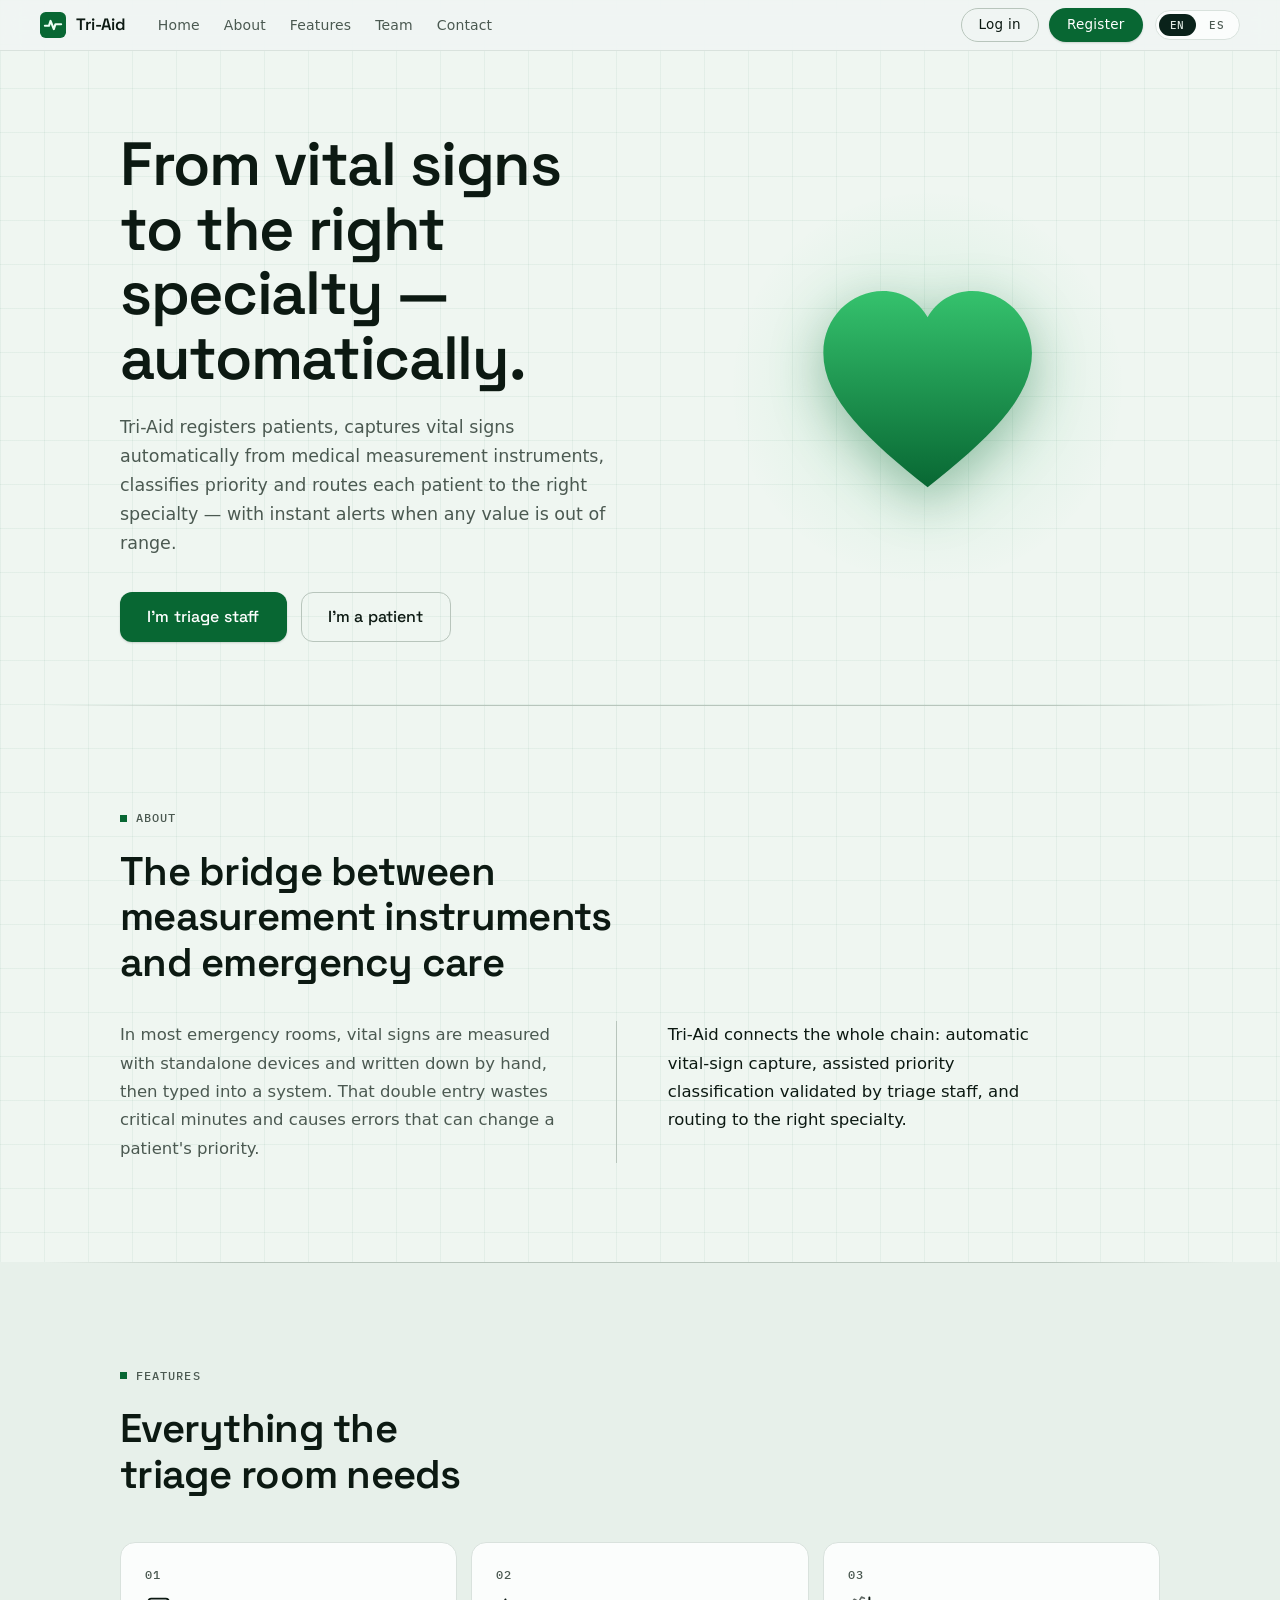
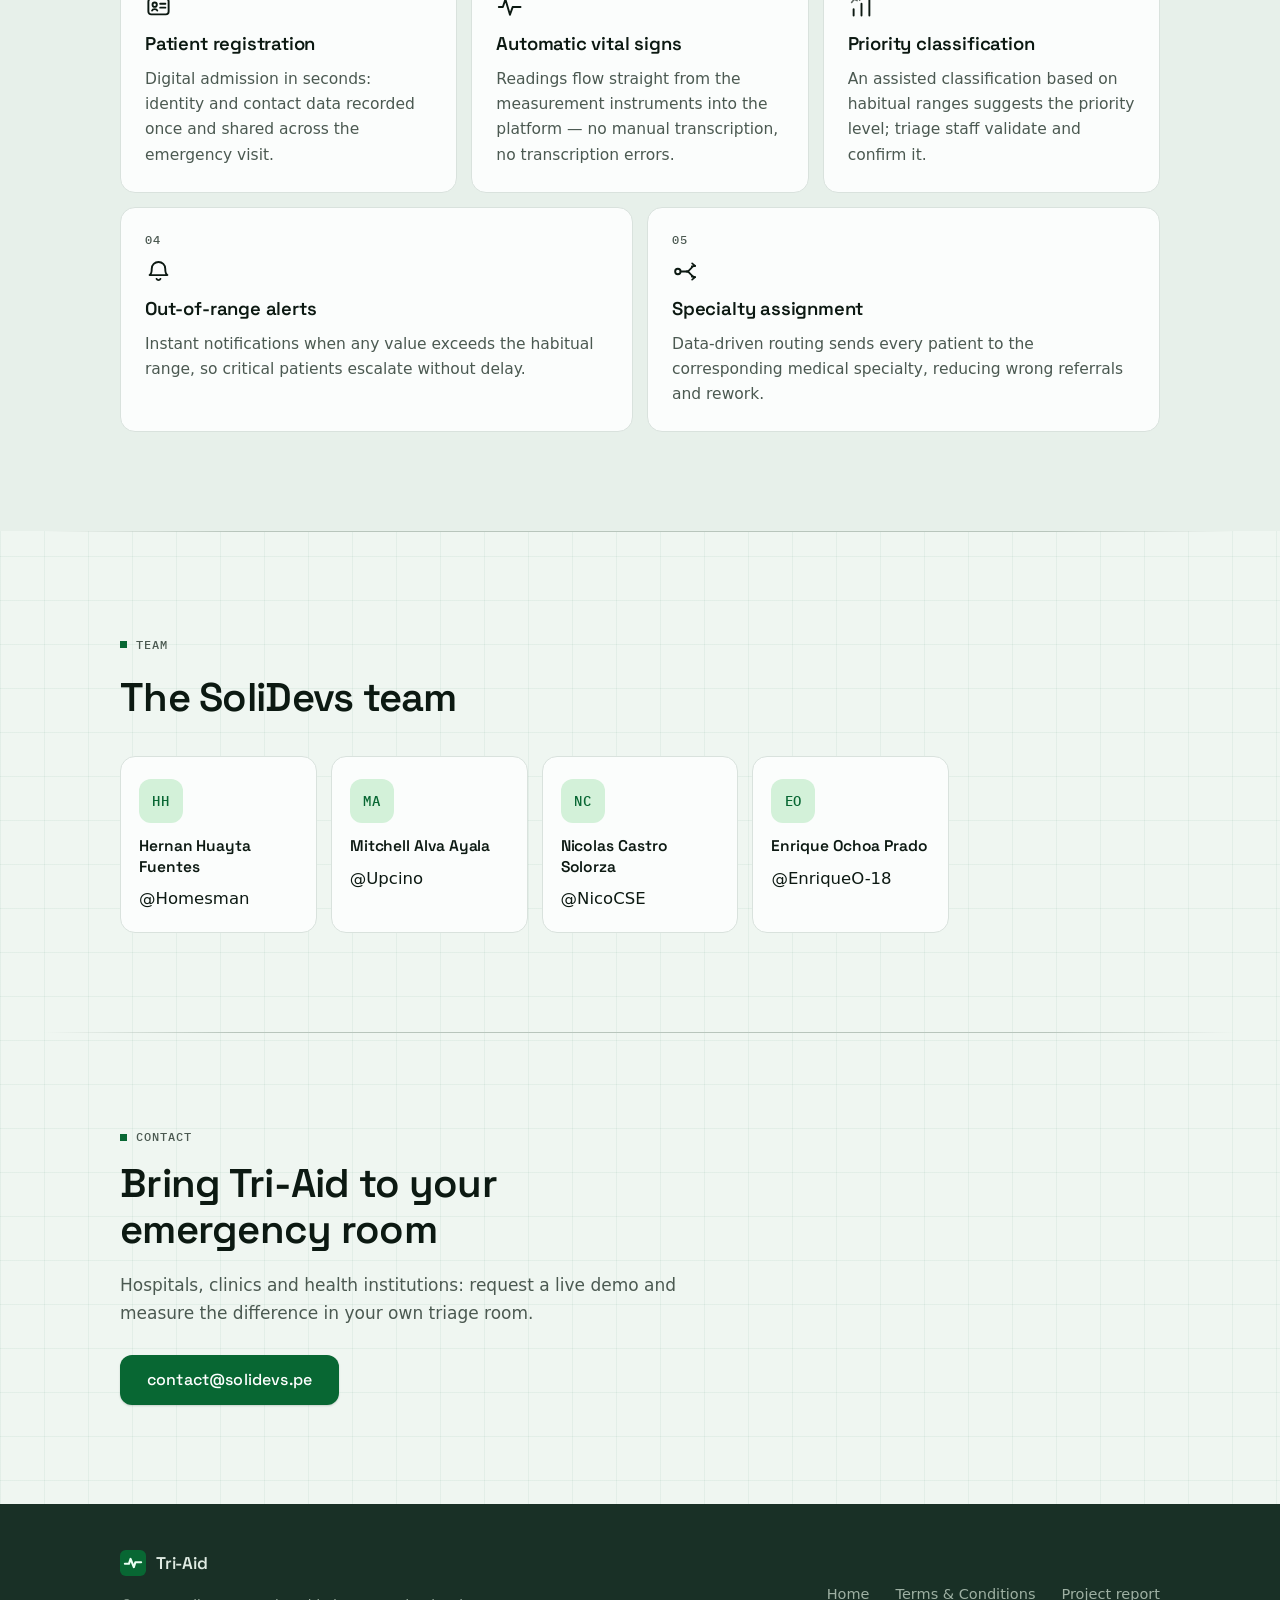
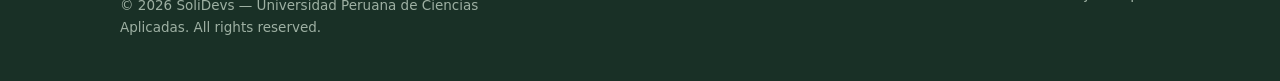
<file: index.html>
<!doctype html>
<html lang="en-US">
<head>
  <meta charset="utf-8" />
  <meta name="viewport" content="width=device-width, initial-scale=1" />
  <title>Tri-Aid — From vital signs to the right specialty</title>
  <meta name="description" content="Tri-Aid registers patients, captures vital signs automatically from medical measurement instruments, classifies priority and routes each patient to the right specialty — with instant alerts when any value is out of range." />
  <link rel="icon" href="data:image/svg+xml,%3Csvg xmlns='http://www.w3.org/2000/svg' viewBox='0 0 32 32'%3E%3Crect width='32' height='32' rx='7' fill='%231d6b4f'/%3E%3Cpath d='M6 17h5l2-6 4 10 2-6h7' stroke='%23eafff3' stroke-width='2.6' fill='none' stroke-linecap='round' stroke-linejoin='round'/%3E%3C/svg%3E" />
  <link rel="preconnect" href="https://fonts.googleapis.com" />
  <link rel="preconnect" href="https://fonts.gstatic.com" crossorigin />
  <link href="https://fonts.googleapis.com/css2?family=Space+Grotesk:wght@500;600;700&family=IBM+Plex+Mono:wght@400;500&display=swap" rel="stylesheet" />
  <link rel="stylesheet" href="css/styles.css" />
</head>
<body id="top">
  <a class="skip-link" href="#main" data-i18n="a11y.skip">Skip to content</a>

  <header class="site-nav" data-od-id="nav">
    <div class="nav-inner">
      <a class="brand" href="#top" data-od-id="brand" aria-label="Tri-Aid — home">
        <svg class="brand-mark" viewBox="0 0 32 32" aria-hidden="true" focusable="false">
          <rect width="32" height="32" rx="7" class="brand-bg"></rect>
          <path d="M6 17h5l2-6 4 10 2-6h7" class="brand-pulse"></path>
        </svg>
        <span class="brand-name">Tri-Aid</span>
      </a>

      <nav class="nav-links" aria-label="Primary" data-od-id="nav-primary">
        <a href="#top" data-i18n="nav.home">Home</a>
        <a href="#about" data-i18n="nav.about">About</a>
        <a href="#features" data-i18n="nav.features">Features</a>
        <a href="#team" data-i18n="nav.team">Team</a>
        <a href="#contact" data-i18n="nav.contact">Contact</a>
      </nav>

      <div class="nav-actions">
        <div class="nav-auth">
          <a class="btn-nav btn-login" href="#contact" data-i18n="auth.login">Log in</a>
          <a class="btn-nav btn-register" href="#contact" data-i18n="auth.register">Register</a>
        </div>
        <div class="lang-toggle" role="group" aria-label="Language / Idioma">
          <button type="button" class="lang-btn" data-lang-btn="en" aria-pressed="true">EN</button>
          <button type="button" class="lang-btn" data-lang-btn="es" aria-pressed="false">ES</button>
        </div>
        <button type="button" class="nav-burger" aria-expanded="false" aria-controls="mobile-panel" data-i18n-aria="nav.menu" aria-label="Open menu">
          <span class="burger-box" aria-hidden="true"></span>
        </button>
      </div>
    </div>

    <div id="mobile-panel" class="mobile-panel">
      <nav class="mobile-links" aria-label="Mobile">
        <a href="#top" data-i18n="nav.home">Home</a>
        <a href="#about" data-i18n="nav.about">About</a>
        <a href="#features" data-i18n="nav.features">Features</a>
        <a href="#team" data-i18n="nav.team">Team</a>
        <a href="#contact" data-i18n="nav.contact">Contact</a>
        <div class="mobile-auth">
          <a class="mobile-login" href="#contact" data-i18n="auth.login">Log in</a>
          <a class="mobile-register" href="#contact" data-i18n="auth.register">Register</a>
        </div>
      </nav>
    </div>
  </header>

  <main id="main">

    <!-- ================= HERO ================= -->
    <section class="hero" id="hero" data-od-id="hero">
      <div class="container hero-grid">
        <div class="hero-copy">
          <h1 class="hero-title" data-i18n="hero.h1" data-od-id="hero-title">From vital signs to the right specialty — automatically.</h1>
          <p class="hero-text" data-i18n="hero.text">Tri-Aid registers patients, captures vital signs automatically from medical measurement instruments, classifies priority and routes each patient to the right specialty — with instant alerts when any value is out of range.</p>
          <div class="hero-ctas">
            <a class="btn btn-primary" href="#contact" data-i18n="hero.ctaStaff" data-od-id="hero-cta-staff">I'm triage staff</a>
            <a class="btn btn-ghost" href="#features" data-i18n="hero.ctaPatient" data-od-id="hero-cta-patient">I'm a patient</a>
          </div>
        </div>

                <aside class="heartbeat" aria-hidden="true" data-od-id="hero-heartbeat">
          <div class="heart-wrap">
            <span class="heart-glow"></span>
            <span class="heart-ring ring-a"></span>
            <span class="heart-ring ring-b"></span>
            <svg class="heart-shape" viewBox="0 0 32 30" focusable="false">
              <defs>
                <linearGradient id="heart-grad" x1="0" y1="0" x2="0" y2="1">
                  <stop offset="0" class="heart-grad-a"/>
                  <stop offset="1" class="heart-grad-b"/>
                </linearGradient>
              </defs>
              <path class="heart-body" fill="url(#heart-grad)" d="M16 28C8.5 22 2.5 16.6 2.5 10.6 2.5 6 6.1 2.6 10.2 2.6c2.5 0 4.6 1.3 5.8 3.4 1.2-2.1 3.3-3.4 5.8-3.4 4.1 0 7.7 3.4 7.7 8 0 6-6 11.4-13.5 17.4Z"/>
            </svg>
          </div>
        </aside>
      </div>
    </section>

    <!-- ================= ABOUT ================= -->
    <section class="section" id="about" data-od-id="about">
      <div class="container">
        <div class="section-head reveal">
          <span class="eyebrow"><i class="eyebrow-dot" aria-hidden="true"></i><span data-i18n="nav.about">About</span></span>
        </div>
        <h2 class="section-title reveal" data-i18n="about.title" data-od-id="about-title">The bridge between measurement instruments and emergency care</h2>
        <div class="about-cols reveal">
          <p data-i18n="about.p1">In most emergency rooms, vital signs are measured with standalone devices and written down by hand, then typed into a system. That double entry wastes critical minutes and causes errors that can change a patient's priority.</p>
          <p data-i18n="about.p2">Tri-Aid connects the whole chain: automatic vital-sign capture, assisted priority classification validated by triage staff, and routing to the right specialty.</p>
        </div>
      </div>
    </section>

    <!-- ================= FEATURES ================= -->
    <section class="section section-sunk" id="features" data-od-id="features">
      <div class="container">
        <div class="section-head reveal">
          <span class="eyebrow"><i class="eyebrow-dot" aria-hidden="true"></i><span data-i18n="nav.features">Features</span></span>
        </div>
        <h2 class="section-title reveal" data-i18n="features.title" data-od-id="features-title">Everything the triage room needs</h2>

        <ol class="feature-grid" data-od-id="features-grid">
          <li class="feature-card reveal" data-od-id="feature-card-registration">
            <span class="f-index" aria-hidden="true">01</span>
            <svg class="f-icon" viewBox="0 0 24 24" aria-hidden="true" focusable="false"><rect x="3" y="5" width="18" height="14" rx="2.5" fill="none" stroke="currentColor" stroke-width="1.7"/><circle cx="8.6" cy="10.4" r="1.9" fill="none" stroke="currentColor" stroke-width="1.7"/><path d="M6.3 15.6c.6-1.7 4-1.7 4.6 0M13.5 9.5h4.6M13.5 13h4.6" fill="none" stroke="currentColor" stroke-width="1.7" stroke-linecap="round"/></svg>
            <h3 data-i18n="f1.t">Patient registration</h3>
            <p data-i18n="f1.x">Digital admission in seconds: identity and contact data recorded once and shared across the emergency visit.</p>
          </li>

          <li class="feature-card reveal" data-od-id="feature-card-vitals">
            <span class="f-index" aria-hidden="true">02</span>
            <svg class="f-icon" viewBox="0 0 24 24" aria-hidden="true" focusable="false"><path d="M2.5 12.5h3.6l2.3-6.8 4 13.6 2.4-6.8h7" fill="none" stroke="currentColor" stroke-width="1.7" stroke-linecap="round" stroke-linejoin="round"/></svg>
            <h3 data-i18n="f2.t">Automatic vital signs</h3>
            <p data-i18n="f2.x">Readings flow straight from the measurement instruments into the platform — no manual transcription, no transcription errors.</p>
          </li>

          <li class="feature-card reveal" data-od-id="feature-card-priority">
            <span class="f-index" aria-hidden="true">03</span>
            <svg class="f-icon" viewBox="0 0 24 24" aria-hidden="true" focusable="false"><path d="M5 20v-5.5M12 20V9.5M19 20V4" fill="none" stroke="currentColor" stroke-width="1.7" stroke-linecap="round"/><path d="M3.2 8.4 5.6 5.6l2.5 1.2M10.4 6.4 12 3.6l2.6 1" fill="none" stroke="currentColor" stroke-width="1.4" stroke-linecap="round" stroke-linejoin="round" opacity=".65"/></svg>
            <h3 data-i18n="f3.t">Priority classification</h3>
            <p data-i18n="f3.x">An assisted classification based on habitual ranges suggests the priority level; triage staff validate and confirm it.</p>
          </li>

          <li class="feature-card reveal" data-od-id="feature-card-alerts">
            <span class="f-index" aria-hidden="true">04</span>
            <svg class="f-icon" viewBox="0 0 24 24" aria-hidden="true" focusable="false"><path d="M6 9.5a6 6 0 0 1 12 0c0 4.6 1.9 5.7 1.9 5.7H4.1S6 14.1 6 9.5Z" fill="none" stroke="currentColor" stroke-width="1.7" stroke-linejoin="round"/><path d="M10.3 18.6a1.9 1.9 0 0 0 3.4 0" fill="none" stroke="currentColor" stroke-width="1.7" stroke-linecap="round"/></svg>
            <h3 data-i18n="f4.t">Out-of-range alerts</h3>
            <p data-i18n="f4.x">Instant notifications when any value exceeds the habitual range, so critical patients escalate without delay.</p>
          </li>

          <li class="feature-card reveal" data-od-id="feature-card-routing">
            <span class="f-index" aria-hidden="true">05</span>
            <svg class="f-icon" viewBox="0 0 24 24" aria-hidden="true" focusable="false"><circle cx="5.2" cy="12" r="2.4" fill="none" stroke="currentColor" stroke-width="1.7"/><path d="M7.8 12h5.4" fill="none" stroke="currentColor" stroke-width="1.7" stroke-linecap="round"/><path d="M13 12c3.6 0 3.6-5 7.4-5M13 12c3.6 0 3.6 5 7.4 5" fill="none" stroke="currentColor" stroke-width="1.7" stroke-linecap="round"/><path d="M17.9 4.8 20.6 7l-3 .5M17.9 19.2 20.6 17l-3-.5" fill="none" stroke="currentColor" stroke-width="1.5" stroke-linecap="round" stroke-linejoin="round"/></svg>
            <h3 data-i18n="f5.t">Specialty assignment</h3>
            <p data-i18n="f5.x">Data-driven routing sends every patient to the corresponding medical specialty, reducing wrong referrals and rework.</p>
          </li>
        </ol>
      </div>
    </section>

    <!-- ================= TEAM ================= -->
    <section class="section" id="team" data-od-id="team">
      <div class="container">
        <div class="section-head reveal">
          <span class="eyebrow"><i class="eyebrow-dot" aria-hidden="true"></i><span data-i18n="nav.team">Team</span></span>
        </div>
        <h2 class="section-title reveal" data-i18n="team.title" data-od-id="team-title">The SoliDevs team</h2>

        <ul class="team-grid">
          <li class="member-card reveal" data-od-id="member-hernan-huayta">
            <span class="member-avatar" aria-hidden="true">HH</span>
            <h3>Hernan Huayta Fuentes</h3>
            <a class="member-github" href="https://github.com/Homesman" rel="noopener">@Homesman</a>
          </li>
          <li class="member-card reveal" data-od-id="member-mitchell-alva">
            <span class="member-avatar" aria-hidden="true">MA</span>
            <h3>Mitchell Alva Ayala</h3>
            <a class="member-github" href="https://github.com/Upcino" rel="noopener">@Upcino</a>
          </li>
          <li class="member-card reveal" data-od-id="member-nicolas-castro">
            <span class="member-avatar" aria-hidden="true">NC</span>
            <h3>Nicolas Castro Solorza</h3>
            <a class="member-github" href="https://github.com/NicoCSE" rel="noopener">@NicoCSE</a>
          </li>
          <li class="member-card reveal" data-od-id="member-enrique-ochoa">
            <span class="member-avatar" aria-hidden="true">EO</span>
            <h3>Enrique Ochoa Prado</h3>
            <a class="member-github" href="https://github.com/EnriqueO-18" rel="noopener">@EnriqueO-18</a>
          </li>
        </ul>
      </div>
    </section>

    <!-- ================= CONTACT ================= -->
    <section class="section" id="contact" data-od-id="contact">
      <div class="container contact-wrap reveal">
        <span class="eyebrow"><i class="eyebrow-dot" aria-hidden="true"></i><span data-i18n="nav.contact">Contact</span></span>
        <h2 class="section-title" data-i18n="contact.title" data-od-id="contact-title">Bring Tri-Aid to your emergency room</h2>
        <p class="contact-text" data-i18n="contact.text">Hospitals, clinics and health institutions: request a live demo and measure the difference in your own triage room.</p>
        <a class="btn btn-primary" href="mailto:contact@solidevs.pe" data-od-id="contact-email">contact@solidevs.pe</a>
      </div>
    </section>

  </main>

  <!-- ================= FOOTER ================= -->
  <footer class="site-footer" data-od-id="footer">
    <div class="container footer-grid">
      <div class="footer-brand">
        <span class="footer-mark">
          <svg class="brand-mark" viewBox="0 0 32 32" aria-hidden="true" focusable="false">
            <rect width="32" height="32" rx="7" class="brand-bg"></rect>
            <path d="M6 17h5l2-6 4 10 2-6h7" class="brand-pulse"></path>
          </svg>
          <span class="brand-name">Tri-Aid</span>
        </span>
        <p class="footer-copy" data-i18n="footer.copy">© 2026 SoliDevs — Universidad Peruana de Ciencias Aplicadas. All rights reserved.</p>
      </div>
      <nav class="footer-links" aria-label="Footer" data-od-id="footer-links">
        <a href="#top" data-i18n="nav.home">Home</a>
        <a href="terms.html" data-i18n="footer.terms">Terms &amp; Conditions</a>
        <a href="#" data-i18n="footer.report">Project report</a>
      </nav>
    </div>
  </footer>

  <script src="js/i18n.js"></script>
  <script src="js/main.js"></script>
</body>
</html>
</file>
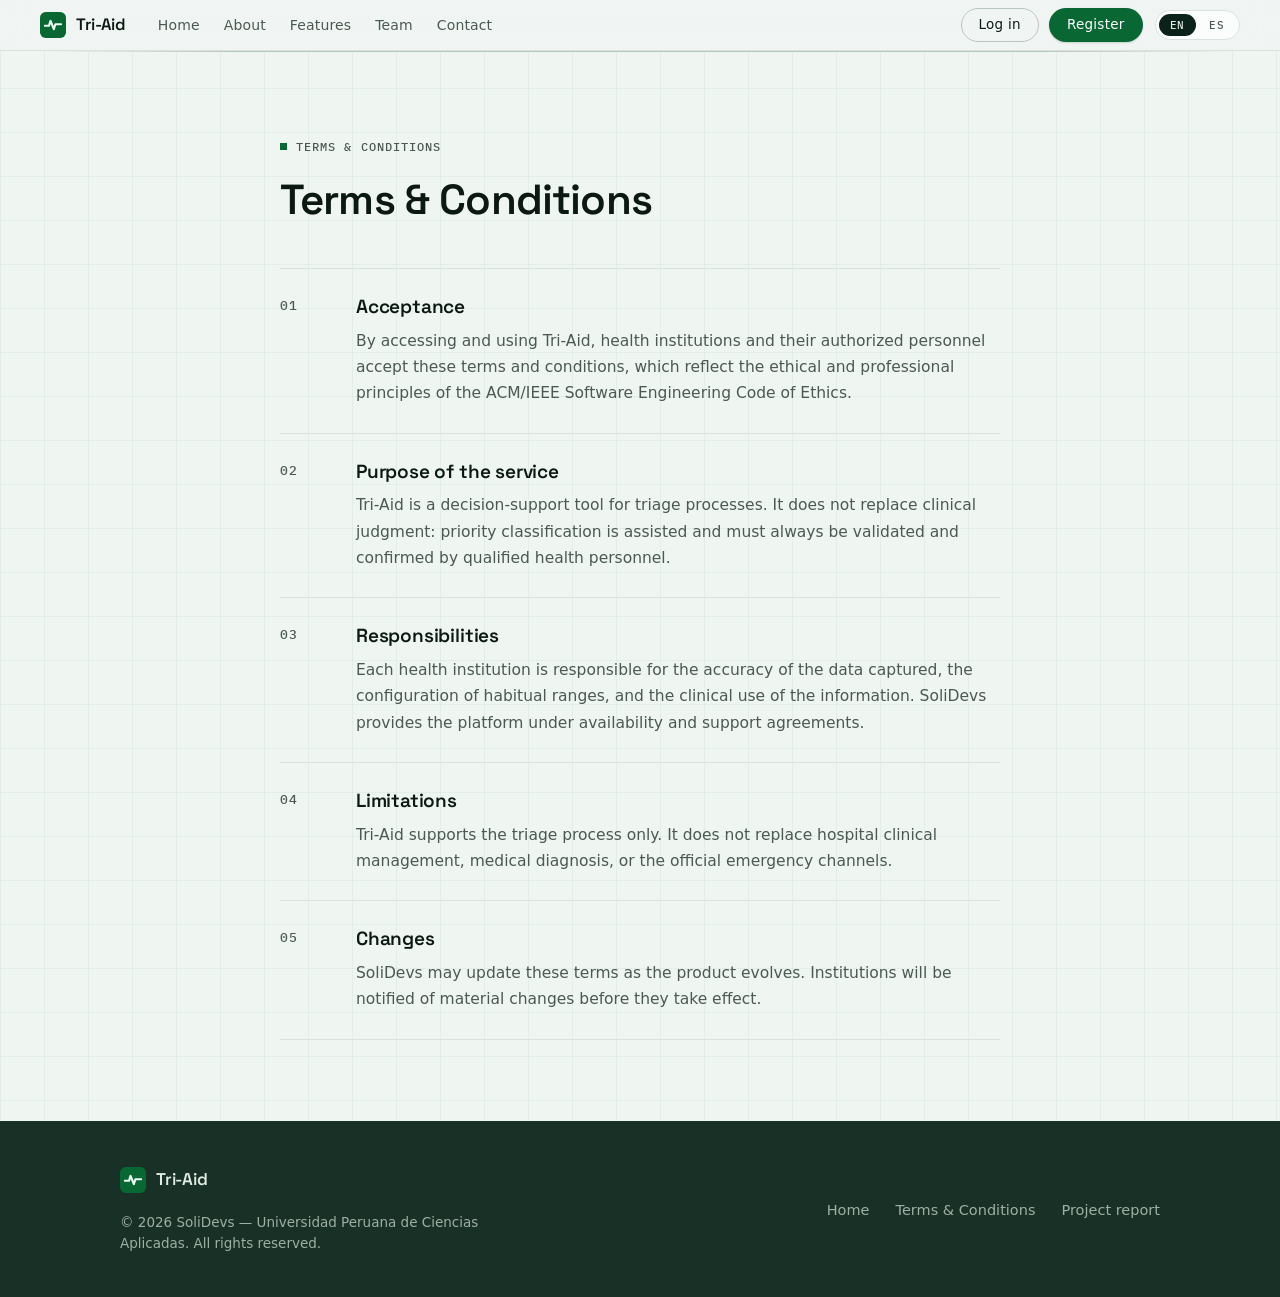
<file: terms.html>
<!doctype html>
<html lang="en-US">
<head>
  <meta charset="utf-8" />
  <meta name="viewport" content="width=device-width, initial-scale=1" />
  <title>Terms &amp; Conditions — Tri-Aid</title>
  <meta name="description" content="Tri-Aid — terms and conditions of use for health institutions." />
  <link rel="icon" href="data:image/svg+xml,%3Csvg xmlns='http://www.w3.org/2000/svg' viewBox='0 0 32 32'%3E%3Crect width='32' height='32' rx='7' fill='%231d6b4f'/%3E%3Cpath d='M6 17h5l2-6 4 10 2-6h7' stroke='%23eafff3' stroke-width='2.6' fill='none' stroke-linecap='round' stroke-linejoin='round'/%3E%3C/svg%3E" />
  <link rel="preconnect" href="https://fonts.googleapis.com" />
  <link rel="preconnect" href="https://fonts.gstatic.com" crossorigin />
  <link href="https://fonts.googleapis.com/css2?family=Space+Grotesk:wght@500;600;700&family=IBM+Plex+Mono:wght@400;500&display=swap" rel="stylesheet" />
  <link rel="stylesheet" href="css/styles.css" />
</head>
<body id="top">
  <a class="skip-link" href="#main" data-i18n="a11y.skip">Skip to content</a>

  <header class="site-nav" data-od-id="nav">
    <div class="nav-inner">
      <a class="brand" href="index.html" data-od-id="brand" aria-label="Tri-Aid — home">
        <svg class="brand-mark" viewBox="0 0 32 32" aria-hidden="true" focusable="false">
          <rect width="32" height="32" rx="7" class="brand-bg"></rect>
          <path d="M6 17h5l2-6 4 10 2-6h7" class="brand-pulse"></path>
        </svg>
        <span class="brand-name">Tri-Aid</span>
      </a>

      <nav class="nav-links" aria-label="Primary" data-od-id="nav-primary">
        <a href="index.html" data-i18n="nav.home">Home</a>
        <a href="index.html#about" data-i18n="nav.about">About</a>
        <a href="index.html#features" data-i18n="nav.features">Features</a>
        <a href="index.html#team" data-i18n="nav.team">Team</a>
        <a href="index.html#contact" data-i18n="nav.contact">Contact</a>
      </nav>

      <div class="nav-actions">
        <div class="nav-auth">
          <a class="btn-nav btn-login" href="index.html#contact" data-i18n="auth.login">Log in</a>
          <a class="btn-nav btn-register" href="index.html#contact" data-i18n="auth.register">Register</a>
        </div>
        <div class="lang-toggle" role="group" aria-label="Language / Idioma">
          <button type="button" class="lang-btn" data-lang-btn="en" aria-pressed="true">EN</button>
          <button type="button" class="lang-btn" data-lang-btn="es" aria-pressed="false">ES</button>
        </div>
        <button type="button" class="nav-burger" aria-expanded="false" aria-controls="mobile-panel" data-i18n-aria="nav.menu" aria-label="Open menu">
          <span class="burger-box" aria-hidden="true"></span>
        </button>
      </div>
    </div>

    <div id="mobile-panel" class="mobile-panel">
      <nav class="mobile-links" aria-label="Mobile">
        <a href="index.html" data-i18n="nav.home">Home</a>
        <a href="index.html#about" data-i18n="nav.about">About</a>
        <a href="index.html#features" data-i18n="nav.features">Features</a>
        <a href="index.html#team" data-i18n="nav.team">Team</a>
        <a href="index.html#contact" data-i18n="nav.contact">Contact</a>
        <div class="mobile-auth">
          <a class="mobile-login" href="index.html#contact" data-i18n="auth.login">Log in</a>
          <a class="mobile-register" href="index.html#contact" data-i18n="auth.register">Register</a>
        </div>
      </nav>
    </div>
  </header>

  <main id="main">
    <section class="section terms-section" data-od-id="terms">
      <div class="container terms-wrap">
        <div class="section-head">
          <span class="eyebrow"><i class="eyebrow-dot" aria-hidden="true"></i><span data-i18n="footer.terms">Terms &amp; Conditions</span></span>
        </div>
        <h1 class="terms-title" data-i18n="terms.title" data-od-id="terms-title">Terms &amp; Conditions</h1>

        <ol class="terms-list">
          <li class="terms-clause" data-od-id="terms-clause-1">
            <span class="t-index" aria-hidden="true">01</span>
            <div class="t-body">
              <h2 data-i18n="t1.t">Acceptance</h2>
              <p data-i18n="t1.x">By accessing and using Tri-Aid, health institutions and their authorized personnel accept these terms and conditions, which reflect the ethical and professional principles of the ACM/IEEE Software Engineering Code of Ethics.</p>
            </div>
          </li>
          <li class="terms-clause" data-od-id="terms-clause-2">
            <span class="t-index" aria-hidden="true">02</span>
            <div class="t-body">
              <h2 data-i18n="t2.t">Purpose of the service</h2>
              <p data-i18n="t2.x">Tri-Aid is a decision-support tool for triage processes. It does not replace clinical judgment: priority classification is assisted and must always be validated and confirmed by qualified health personnel.</p>
            </div>
          </li>
          <li class="terms-clause" data-od-id="terms-clause-3">
            <span class="t-index" aria-hidden="true">03</span>
            <div class="t-body">
              <h2 data-i18n="t3.t">Responsibilities</h2>
              <p data-i18n="t3.x">Each health institution is responsible for the accuracy of the data captured, the configuration of habitual ranges, and the clinical use of the information. SoliDevs provides the platform under availability and support agreements.</p>
            </div>
          </li>
          <li class="terms-clause" data-od-id="terms-clause-4">
            <span class="t-index" aria-hidden="true">04</span>
            <div class="t-body">
              <h2 data-i18n="t4.t">Limitations</h2>
              <p data-i18n="t4.x">Tri-Aid supports the triage process only. It does not replace hospital clinical management, medical diagnosis, or the official emergency channels.</p>
            </div>
          </li>
          <li class="terms-clause" data-od-id="terms-clause-5">
            <span class="t-index" aria-hidden="true">05</span>
            <div class="t-body">
              <h2 data-i18n="t5.t">Changes</h2>
              <p data-i18n="t5.x">SoliDevs may update these terms as the product evolves. Institutions will be notified of material changes before they take effect.</p>
            </div>
          </li>
        </ol>
      </div>
    </section>
  </main>

  <footer class="site-footer" data-od-id="footer">
    <div class="container footer-grid">
      <div class="footer-brand">
        <span class="footer-mark">
          <svg class="brand-mark" viewBox="0 0 32 32" aria-hidden="true" focusable="false">
            <rect width="32" height="32" rx="7" class="brand-bg"></rect>
            <path d="M6 17h5l2-6 4 10 2-6h7" class="brand-pulse"></path>
          </svg>
          <span class="brand-name">Tri-Aid</span>
        </span>
        <p class="footer-copy" data-i18n="footer.copy">© 2026 SoliDevs — Universidad Peruana de Ciencias Aplicadas. All rights reserved.</p>
      </div>
      <nav class="footer-links" aria-label="Footer" data-od-id="footer-links">
        <a href="index.html" data-i18n="nav.home">Home</a>
        <a href="terms.html" data-i18n="footer.terms">Terms &amp; Conditions</a>
        <a href="#" data-i18n="footer.report">Project report</a>
      </nav>
    </div>
  </footer>

  <script src="js/i18n.js"></script>
  <script src="js/main.js"></script>
</body>
</html>
</file>
<file: css/styles.css>
/* ============================================================
   Tri-Aid — Landing AV1 · SoliDevs
   Design system: clinical "monitor paper" surface, deep green
   ink, single ECG-green accent, Space Grotesk / system / Plex Mono.
   ============================================================ */

/* ---------- Tokens ---------- */
:root {
  /* surfaces */
  --bg:            #EFF6F1;
  --surface:       #FBFDFC;
  --surface-sunk:  #E7F0EA;
  --ink-panel:     #0A221A;
  --ink-deep:      #193026;

  /* text */
  --fg:            #0C1912;
  --muted:         #4B5951;
  --fg-on-dark:    #E0EBE3;
  --muted-on-dark: #9EB0A3;

  /* lines */
  --border:        #D9E2DD;
  --border-strong: #B8C5BC;
  --line-on-dark-btn: rgba(234, 255, 243, 0.28);
  /* Single page-wide chart-paper grid (body). One grid, one phase —
     never layer a second same-pitch grid on top of it. */
  --grid-page:     rgba(29, 107, 79, 0.058);
  --pulse-on-ink:  #eafff3;

  /* accent — ECG green */
  --accent:        #35C26D;   /* trace on dark, fills */
  --accent-ink:    #086733;  /* text-safe / buttons */
  --accent-soft:   #D3F1D9;

  /* semantic — triage scale (used sparingly) */
  --info:          #58A7DC;

  /* type */
  --font-display: 'Space Grotesk', 'Avenir Next', -apple-system, BlinkMacSystemFont, 'Segoe UI', system-ui, sans-serif;
  --font-body:    -apple-system, BlinkMacSystemFont, 'SF Pro Text', 'Segoe UI', system-ui, sans-serif;
  --font-mono:    'IBM Plex Mono', ui-monospace, 'SF Mono', Menlo, Consolas, monospace;

  /* motion */
  --ease-out: cubic-bezier(0.23, 1, 0.32, 1);

  /* layout */
  --container: 1120px;
  --nav-h: 50px;
}

/* ---------- Reset-lite ---------- */
*, *::before, *::after { box-sizing: border-box; margin: 0; padding: 0; }

html {
  scroll-behavior: smooth;
  scroll-padding-top: calc(var(--nav-h) + 18px);
}

body {
  font: 400 16.5px/1.62 var(--font-body);
  background-color: var(--bg);
  background-image:
    linear-gradient(to right, var(--grid-page) 1px, transparent 1px),
    linear-gradient(to bottom, var(--grid-page) 1px, transparent 1px);
  background-size: 44px 44px;
  color: var(--fg);
  -webkit-font-smoothing: antialiased;
  -moz-osx-font-smoothing: grayscale;
  text-rendering: optimizeLegibility;
}

body.nav-locked { overflow: hidden; }

img, svg { display: block; max-width: 100%; }
a { color: inherit; text-decoration: none; }
ul, ol { list-style: none; }

::selection { background: var(--accent-soft); color: var(--fg); }

:focus-visible {
  outline: 2px solid var(--accent-ink);
  outline-offset: 3px;
  border-radius: 4px;
}

/* ---------- Utilities ---------- */
.container {
  max-width: var(--container);
  margin-inline: auto;
  padding-inline: clamp(20px, 5vw, 40px);
}

.btn {
  display: inline-flex;
  align-items: center;
  justify-content: center;
  gap: 10px;
  min-height: 50px;
  padding: 0 26px;
  border-radius: 12px;
  border: 1px solid transparent;
  font: 500 16px/1 var(--font-display);
  letter-spacing: 0.01em;
  cursor: pointer;
  transition: transform 200ms var(--ease-out), background-color 200ms var(--ease-out),
              border-color 200ms var(--ease-out), box-shadow 200ms var(--ease-out),
              color 200ms var(--ease-out);
}

.btn-primary {
  background: var(--accent-ink);
  color: #fff;
  box-shadow: 0 1px 2px rgba(16, 46, 36, 0.18);
}
.btn-primary:hover {
  background: #005124;
  transform: translateY(-1px);
  box-shadow: 0 6px 18px rgba(16, 46, 36, 0.16);
}
.btn-primary:active { transform: translateY(0); }

.btn-ghost {
  background: transparent;
  color: var(--fg);
  border-color: var(--border-strong);
}
.btn-ghost:hover {
  background: var(--surface-sunk);
  transform: translateY(-1px);
}

/* ---------- Skip link ---------- */
.skip-link {
  position: fixed;
  top: 10px;
  left: 10px;
  z-index: 200;
  padding: 10px 18px;
  background: var(--ink-panel);
  color: var(--fg-on-dark);
  border-radius: 10px;
  font: 500 14px/1 var(--font-body);
  transform: translateY(-160%);
  transition: transform 140ms var(--ease-out);
}
.skip-link:focus { transform: translateY(0); outline-offset: 2px; }

/* ---------- Nav ---------- */
.site-nav {
  position: sticky;
  top: 0;
  z-index: 100;
  background: rgba(240, 246, 243, 0.9);
  backdrop-filter: blur(12px);
  -webkit-backdrop-filter: blur(12px);
  border-bottom: 1px solid var(--border);
}

.nav-inner {
  padding-inline: clamp(20px, 5vw, 40px);
  height: var(--nav-h);
  display: flex;
  align-items: center;
  justify-content: flex-start;
  gap: 32px;
}

.brand {
  display: inline-flex;
  align-items: center;
  gap: 10px;
  flex-shrink: 0;
}

.brand-mark { width: 26px; height: 26px; }
.brand-bg { fill: var(--accent-ink); }
.brand-pulse {
  fill: none;
  stroke: var(--pulse-on-ink);
  stroke-width: 2.6;
  stroke-linecap: round;
  stroke-linejoin: round;
}
.brand-name {
  font: 600 16.5px/1 var(--font-display);
  letter-spacing: -0.01em;
}

.nav-links {
  display: flex;
  align-items: center;
  gap: 24px;
}
.nav-links a {
  font: 500 14px/1 var(--font-body);
  color: var(--muted);
  letter-spacing: 0.01em;
  transition: color 200ms var(--ease-out);
}
.nav-links a:hover { color: var(--fg); }

.nav-actions {
  display: flex;
  align-items: center;
  gap: 12px;
  margin-left: auto;
}

.lang-toggle {
  display: flex;
  align-items: center;
  gap: 2px;
  padding: 3px;
  border: 1px solid var(--border);
  border-radius: 999px;
  background: var(--surface);
}
.lang-btn {
  appearance: none;
  border: 0;
  background: transparent;
  color: var(--muted);
  font: 500 10.5px/1 var(--font-mono);
  letter-spacing: 0.08em;
  text-transform: uppercase;
  padding: 6px 11px;
  border-radius: 999px;
  cursor: pointer;
  transition: background-color 200ms var(--ease-out), color 200ms var(--ease-out);
}
.lang-btn:hover { color: var(--fg); }
.lang-btn.is-active {
  background: var(--ink-panel);
  color: var(--fg-on-dark);
}

/* Auth buttons — compact pills sized for the 50px bar */
.nav-auth {
  display: flex;
  align-items: center;
  gap: 10px;
}
.btn-nav {
  display: inline-flex;
  align-items: center;
  justify-content: center;
  height: 34px;
  padding: 0 17px;
  border-radius: 999px;
  font: 510 13.5px/1 var(--font-body);
  letter-spacing: 0.02em;
  cursor: pointer;
  transition: background-color 200ms var(--ease-out), border-color 200ms var(--ease-out),
              color 200ms var(--ease-out), transform 200ms var(--ease-out),
              box-shadow 200ms var(--ease-out);
}
.btn-login {
  background: transparent;
  color: var(--fg);
  border: 1px solid var(--border-strong);
}
.btn-login:hover {
  border-color: var(--accent-ink);
  color: var(--accent-ink);
  background: var(--accent-soft);
}
.btn-register {
  background: var(--accent-ink);
  color: #fff;
  border: 1px solid transparent;
  box-shadow: 0 1px 2px rgba(16, 46, 36, 0.18);
}
.btn-register:hover {
  background: #005124;
  transform: translateY(-1px);
  box-shadow: 0 6px 18px rgba(16, 46, 36, 0.16);
}
.btn-register:active { transform: translateY(0); }

/* Auth buttons inside the mobile panel */
.mobile-auth {
  display: flex;
  gap: 10px;
  margin-top: 14px;
  padding: 14px clamp(20px, 5vw, 40px) 16px;
  border-top: 1px solid var(--border);
}
.mobile-auth a {
  flex: 1;
  display: inline-flex;
  align-items: center;
  justify-content: center;
  height: 46px;
  border-radius: 12px;
  font: 510 14px/1 var(--font-body);
  letter-spacing: 0.02em;
  cursor: pointer;
}
.mobile-auth .mobile-login {
  border: 1px solid var(--border-strong);
  color: var(--fg);
}
.mobile-auth .mobile-register {
  background: var(--accent-ink);
  color: #fff;
}

.nav-burger {
  display: none;
  appearance: none;
  border: 1px solid var(--border);
  background: var(--surface);
  border-radius: 10px;
  width: 38px;
  height: 38px;
  cursor: pointer;
  position: relative;
}
.nav-burger::after {
  content: "";
  position: absolute;
  inset: -6px;
}
.burger-box, .burger-box::before, .burger-box::after {
  content: "";
  position: absolute;
  left: 50%;
  width: 18px;
  height: 1.8px;
  background: var(--fg);
  border-radius: 2px;
  transform: translateX(-50%);
  transition: transform 200ms var(--ease-out), opacity 140ms var(--ease-out), top 200ms var(--ease-out);
}
.burger-box { top: 50%; margin-top: -0.9px; }
.burger-box::before { top: -6px; }
.burger-box::after { top: 6px; }
.nav-burger.is-open .burger-box { background: transparent; }
.nav-burger.is-open .burger-box::before { top: 0; transform: translateX(-50%) rotate(45deg); }
.nav-burger.is-open .burger-box::after { top: 0; transform: translateX(-50%) rotate(-45deg); }

.mobile-panel {
  display: none;
  visibility: hidden;
  opacity: 0;
  transform: translateY(-8px);
  transition: opacity 140ms var(--ease-out), transform 140ms var(--ease-out), visibility 140ms;
  border-bottom: 1px solid var(--border);
  background: var(--surface);
}
.mobile-panel.is-open { visibility: visible; opacity: 1; transform: none; }
.mobile-links { display: grid; }
.mobile-links a {
  padding: 13px clamp(20px, 5vw, 40px);
  font: 500 15.5px/1 var(--font-body);
  color: var(--fg);
  border-top: 1px solid var(--border);
}
.mobile-links a:hover { background: var(--surface-sunk); }

/* ---------- Hero ---------- */
.hero {
  position: relative;
  overflow: hidden;
  padding-block: clamp(56px, 9vh, 96px) clamp(52px, 7vh, 84px);
}

/* Hero paper grid: intentionally NOT re-declared here. The body already
   paints the single 44px chart-paper grid; a second same-pitch layer from
   the hero's own origin sat ~6px out of phase (sticky-nav offset) and drew
   every vertical line twice — the "double-lined squares" artifact. */

.hero-grid {
  position: relative;
  display: grid;
  grid-template-columns: 1.04fr 0.96fr;
  align-items: center;
  gap: clamp(40px, 6vw, 72px);
}

.hero-title {
  font: 600 clamp(38px, 5vw, 61px)/1.06 var(--font-display);
  letter-spacing: -0.022em;
  text-wrap: balance;
  max-width: 18ch;
}

.hero-text {
  margin-top: 22px;
  font-size: clamp(16px, 1.5vw, 17.5px);
  line-height: 1.66;
  color: var(--muted);
  max-width: 54ch;
}

.hero-ctas {
  margin-top: 34px;
  display: flex;
  flex-wrap: wrap;
  gap: 14px;
}

/* ---------- Hero heartbeat ----------
   One green heart beating over the chart paper — the product promise
   in a single image: the pulse, alive and watched. Pure CSS motion
   (an icon animation, not a data stream): a lub-dub squeeze at ~64 bpm,
   a glow that breathes with it, and a ripple ring on each thump. */
.heartbeat {
  display: grid;
  place-items: center;
  min-height: 430px;
}
.heart-wrap {
  position: relative;
  width: clamp(232px, 23vw, 320px);
  aspect-ratio: 1;
  display: grid;
  place-items: center;
}

/* — the heart — */
.heart-shape {
  width: 84%;
  height: auto;
  overflow: visible;
  transform-origin: 50% 46%;
  animation: heart-beat 0.94s infinite;
  filter: drop-shadow(0 16px 26px rgba(8, 103, 51, 0.38));
}
.heart-grad-a { stop-color: var(--accent); }
.heart-grad-b { stop-color: var(--accent-ink); }

/* — the glow breathing behind it — */
.heart-glow {
  position: absolute;
  inset: -16%;
  border-radius: 50%;
  opacity: 0.5;
  background: radial-gradient(
    circle,
    rgba(53, 194, 109, 0.24) 0%,
    rgba(53, 194, 109, 0.10) 46%,
    transparent 72%
  );
  animation: heart-glow 0.94s infinite;
}

/* — a ripple on each thump — */
.heart-ring {
  position: absolute;
  inset: 2%;
  border-radius: 50%;
  border: 1.5px solid rgba(53, 194, 109, 0.55);
  opacity: 0;
  animation: heart-ripple 0.94s infinite;
}
.ring-b { animation-delay: 0.28s; }

/* lub-dub: two squeezes per cycle, like a real heartbeat (~64 bpm) */
@keyframes heart-beat {
  0%        { transform: scale(1); }
  10%, 12%  { transform: scale(1.13); }
  22%       { transform: scale(1.01); }
  32%, 34%  { transform: scale(1.09); }
  46%, 100% { transform: scale(1); }
}
@keyframes heart-glow {
  0%        { opacity: 0.4; transform: scale(1); }
  10%, 12%  { opacity: 0.75; transform: scale(1.05); }
  32%, 34%  { opacity: 0.6; transform: scale(1.03); }
  46%, 100% { opacity: 0.4; transform: scale(1); }
}
@keyframes heart-ripple {
  0%, 9%    { transform: scale(1); opacity: 0; }
  12%       { opacity: 0.5; }
  58%, 100% { transform: scale(1.5); opacity: 0; }
}

/* ---------- Section shell ---------- */
.section {
  padding-block: clamp(72px, 11vh, 118px);
  position: relative;
}

/* ---------- Section dividers ----------
   A single fading hairline at each section boundary — quiet, no motif.
   The old tick ruler and the PQRST rhythm strip are both gone. */
.section::before {
  content: "";
  position: absolute;
  top: 0;
  left: clamp(20px, 4vw, 44px);
  right: clamp(20px, 4vw, 44px);
  height: 1px;
  background: linear-gradient(90deg,
    transparent,
    var(--border-strong) 16%,
    var(--border-strong) 84%,
    transparent);
}


.section-sunk {
  background: var(--surface-sunk);
}


.section-head { margin-bottom: 18px; }

.eyebrow {
  display: inline-flex;
  align-items: center;
  gap: 9px;
  font: 500 12px/1 var(--font-mono);
  letter-spacing: 0.09em;
  text-transform: uppercase;
  color: var(--muted);
}
.eyebrow-dot {
  width: 7px;
  height: 7px;
  background: var(--accent-ink);
  flex-shrink: 0;
}

.section-title {
  font: 600 clamp(27px, 3.4vw, 40px)/1.14 var(--font-display);
  letter-spacing: -0.018em;
  text-wrap: balance;
  max-width: 24ch;
}

/* ---------- About ---------- */
.about-cols {
  margin-top: clamp(28px, 4vh, 44px);
  display: grid;
  grid-template-columns: 1fr 1fr;
  gap: clamp(28px, 4vw, 56px);
  max-width: 940px;
}

.about-cols p {
  font-size: 16.5px;
  line-height: 1.72;
  color: var(--muted);
}
.about-cols p + p, .about-cols p:last-child {
  padding-left: clamp(28px, 4vw, 56px);
  border-left: 1px solid var(--border-strong);
  color: var(--fg);
}

/* ---------- Features ---------- */
.feature-grid {
  margin-top: clamp(34px, 5vh, 54px);
  display: grid;
  grid-template-columns: repeat(6, 1fr);
  gap: 14px;
}

.feature-card {
  grid-column: span 2;
  background: var(--surface);
  border: 1px solid var(--border);
  border-radius: 15px;
  padding: 26px 24px 24px;
  display: grid;
  gap: 12px;
  align-content: start;
  transition: transform 200ms var(--ease-out), border-color 200ms var(--ease-out),
              box-shadow 200ms var(--ease-out);
}
.feature-card:nth-child(4),
.feature-card:nth-child(5) { grid-column: span 3; }

.feature-card:hover {
  transform: translateY(-3px);
  border-color: var(--border-strong);
  box-shadow: 0 14px 34px -18px rgba(16, 46, 36, 0.22);
}

.f-index {
  font: 500 12px/1 var(--font-mono);
  letter-spacing: 0.08em;
  color: var(--muted);
}

.f-icon {
  width: 27px;
  height: 27px;
  color: var(--fg);
}

.feature-card h3 {
  font: 600 18.5px/1.25 var(--font-display);
  letter-spacing: -0.01em;
}

.feature-card p {
  font-size: 15.5px;
  line-height: 1.62;
  color: var(--muted);
}

/* stagger for reveal */
.feature-card:nth-child(2) { transition-delay: 60ms; }
.feature-card:nth-child(3) { transition-delay: 120ms; }
.feature-card:nth-child(4) { transition-delay: 80ms; }
.feature-card:nth-child(5) { transition-delay: 140ms; }

/* ---------- Team ---------- */
.team-grid {
  list-style: none;
  display: grid;
  grid-template-columns: repeat(5, 1fr);
  gap: 14px;
  margin-top: 36px;
}
.member-card {
  background: var(--surface);
  border: 1px solid var(--border);
  border-radius: 15px;
  padding: 22px 18px 20px;
  display: grid;
  gap: 9px;
  justify-items: start;
  align-content: start;
}
.member-avatar {
  display: grid;
  place-items: center;
  width: 44px;
  height: 44px;
  border-radius: 12px;
  background: var(--accent-soft);
  color: var(--accent-ink);
  font: 500 13.5px/1 var(--font-mono);
  letter-spacing: 0.05em;
  margin-bottom: 4px;
}
.member-card h3 {
  font: 600 15.5px/1.3 var(--font-display);
  letter-spacing: -0.005em;
}
.member-card:nth-child(2) { transition-delay: 60ms; }
.member-card:nth-child(3) { transition-delay: 120ms; }
.member-card:nth-child(4) { transition-delay: 180ms; }
.member-card:nth-child(5) { transition-delay: 240ms; }

/* ---------- Contact ---------- */
.contact-wrap {
  display: grid;
  justify-items: start;
  gap: 18px;
}

.contact-wrap .section-title { max-width: 20ch; }

.contact-text {
  color: var(--muted);
  font-size: 17px;
  line-height: 1.66;
  max-width: 52ch;
}

.contact-wrap .btn-primary { margin-top: 10px; }

/* ---------- Footer (deepest ink layer — the instrument base) ----------
   The only dark slab at the end of the page: every section above it is
   paper, so the light→ink seam IS the divider. */
.site-footer {
  padding-block: 46px 42px;
  background: var(--ink-deep);
  color: var(--fg-on-dark);
}

.footer-grid {
  display: flex;
  align-items: center;
  justify-content: space-between;
  gap: 28px;
  flex-wrap: wrap;
}

.footer-mark {
  display: inline-flex;
  align-items: center;
  gap: 10px;
}
.footer-mark .brand-mark { width: 26px; height: 26px; }
.footer-mark .brand-name { font-size: 17px; }

.footer-copy {
  margin-top: 10px;
  font-size: 13.5px;
  color: var(--muted-on-dark);
  max-width: 46ch;
}

.site-footer .brand-name {
  color: var(--fg-on-dark);
}

.site-footer .brand-bg {
  fill: var(--accent-ink);
}

.site-footer .brand-pulse {
  stroke: var(--pulse-on-ink);
}

.footer-links {
  display: flex;
  align-items: center;
  gap: 26px;
  flex-wrap: wrap;
}
.footer-links a {
  font-size: 14.5px;
  color: var(--muted-on-dark);
  text-decoration: underline;
  text-decoration-color: transparent;
  text-underline-offset: 4px;
  transition: color 200ms var(--ease-out), text-decoration-color 200ms var(--ease-out);
}
.footer-links a:hover {
  color: var(--fg-on-dark);
  text-decoration-color: var(--line-on-dark-btn);
}

/* ---------- Terms ---------- */
.terms-section { padding-block: clamp(56px, 9vh, 96px); }

.terms-wrap { max-width: 800px; }

.terms-title {
  font: 600 clamp(30px, 4vw, 42px)/1.1 var(--font-display);
  letter-spacing: -0.02em;
}

.terms-list { margin-top: clamp(30px, 5vh, 48px); }

.terms-clause {
  display: grid;
  grid-template-columns: 58px 1fr;
  gap: 6px 18px;
  padding-block: 26px;
  border-top: 1px solid var(--border);
}
.terms-clause:last-child { border-bottom: 1px solid var(--border); }

.t-index {
  font: 500 13px/1.7 var(--font-mono);
  letter-spacing: 0.08em;
  color: var(--muted);
}

.terms-clause h2 {
  font: 600 19px/1.3 var(--font-display);
  letter-spacing: -0.01em;
  margin-bottom: 8px;
}

.terms-clause p {
  font-size: 15.5px;
  line-height: 1.7;
  color: var(--muted);
  max-width: 64ch;
}

/* ---------- Reveal ---------- */
.reveal {
  opacity: 0;
  transform: translateY(14px);
  transition: opacity 420ms var(--ease-out), transform 420ms var(--ease-out);
}
.reveal.in { opacity: 1; transform: none; }

/* ---------- Responsive ---------- */
/* Tablet (641–1024px): el hero mantiene 2 columnas — el corazón queda a la
   derecha del copy. El colapso a 1 columna pasa recién en móvil (≤640px). */
@media (max-width: 1024px) {
  .hero-grid { gap: clamp(32px, 5vw, 56px); }
  .heartbeat { min-height: 390px; }
}

@media (max-width: 900px) {
  .nav-links { display: none; }
  .nav-burger { display: block; }
  /* Dropdown: absoluto bajo la barra para que cerrado no ocupe layout
     (antes sumaba ~290px fantasma y el nav medía 340px en tablet/móvil). */
  .mobile-panel {
    display: block;
    position: absolute;
    top: 100%;
    left: 0;
    right: 0;
    max-height: calc(100dvh - var(--nav-h));
    overflow: auto;
    box-shadow: 0 18px 40px rgba(12, 25, 18, 0.14);
  }
  .team-grid { grid-template-columns: repeat(3, 1fr); }

  .feature-card,
  .feature-card:nth-child(4),
  .feature-card:nth-child(5) { grid-column: span 3; }

  .about-cols { grid-template-columns: 1fr; }
  .about-cols p + p,
  .about-cols p:last-child {
    padding-left: 0;
    border-left: 0;
    border-top: 1px solid var(--border-strong);
    padding-top: 26px;
  }

}

@media (max-width: 640px) {
  .hero { padding-top: 40px; }
  .hero-grid { grid-template-columns: 1fr; gap: 44px; }
  .hero-title { max-width: 18ch; }
  .hero-ctas { flex-direction: column; align-items: stretch; }
  .hero-ctas .btn { width: 100%; }

  .nav-inner { gap: 14px; }
  .nav-auth .btn-login { display: none; }
  .btn-register { padding: 0 14px; }
  .team-grid { grid-template-columns: repeat(2, 1fr); }

  .heartbeat { min-height: 350px; }
  .heart-wrap { width: clamp(200px, 56vw, 260px); }

  .feature-card,
  .feature-card:nth-child(4),
  .feature-card:nth-child(5) { grid-column: span 6; }

  .terms-clause { grid-template-columns: 1fr; gap: 4px; }

  .footer-grid { flex-direction: column; align-items: flex-start; }

}

/* ---------- Reduced motion ---------- */
@media (prefers-reduced-motion: reduce) {
  html { scroll-behavior: auto; }
  .reveal { opacity: 1; transform: none; transition: none; }
  .heart-shape, .heart-glow, .heart-ring { animation: none; }
  .btn, .feature-card, .member-card, .btn-nav, .mobile-auth a, .nav-links a, .footer-links a { transition: none; }
}
</file>
